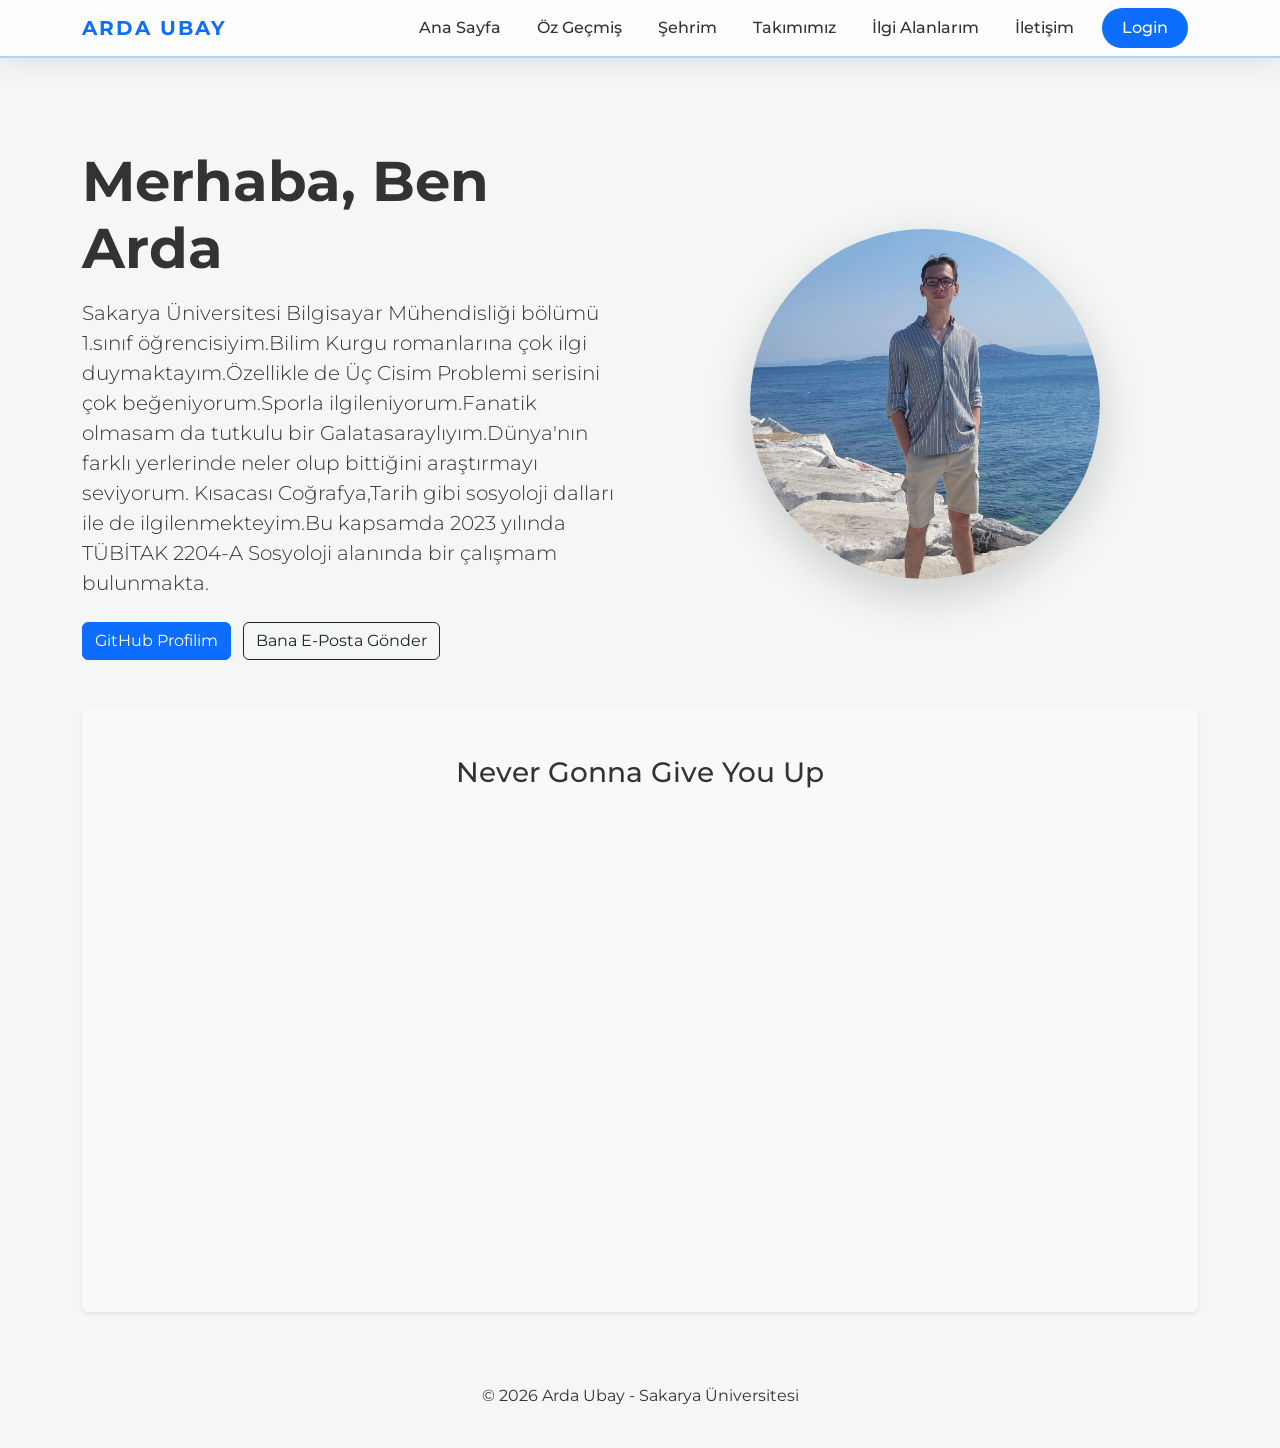
<file: index.html>
<!DOCTYPE html>
<html lang="tr">
<head>
    <meta charset="UTF-8">
    <meta name="viewport" content="width=device-width, initial-scale=1.0">
    <title>Arda Ubay | Web Teknolojileri Projesi</title>
    <link href="https://cdn.jsdelivr.net/npm/bootstrap@5.3.0/dist/css/bootstrap.min.css" rel="stylesheet">
    <link rel="stylesheet" href="style.css">
</head>
<body>

    <nav class="navbar navbar-expand-lg fixed-top custom-navbar">
        <div class="container">
            <a class="navbar-brand fw-bold" href="index.html">ARDA UBAY</a>
            <button class="navbar-toggler" type="button" data-bs-toggle="collapse" data-bs-target="#navbarNav">
                <span class="navbar-toggler-icon"></span>
            </button>
            <div class="collapse navbar-collapse" id="navbarNav">
                <ul class="navbar-nav ms-auto">
                    <li class="nav-item"><a class="nav-link active" href="index.html">Ana Sayfa</a></li>
                    <li class="nav-item"><a class="nav-link" href="ozgecmis.html">Öz Geçmiş</a></li>
                    <li class="nav-item"><a class="nav-link" href="sehrim.html">Şehrim</a></li>
                    <li class="nav-item"><a class="nav-link" href="takimimiz.html">Takımımız</a></li>
                    <li class="nav-item"><a class="nav-link" href="ilgialanlarim.html">İlgi Alanlarım</a></li>
                    <li class="nav-item"><a class="nav-link" href="iletisim.html">İletişim</a></li>
                    <li class="nav-item"><a class="nav-link btn-login" href="login.php">Login</a></li>
                </ul>
            </div>
        </div>
    </nav>

    <main class="container mt-custom">
        <section id="hakkinda" class="py-5">
            <div class="row align-items-center">
                <div class="col-md-6">
                    <h2 class="display-4 fw-bold">Merhaba, Ben Arda</h2>
                    <p class="lead mt-3">
                        Sakarya Üniversitesi Bilgisayar Mühendisliği bölümü 1.sınıf öğrencisiyim.Bilim Kurgu romanlarına çok ilgi duymaktayım.Özellikle de Üç Cisim Problemi serisini çok beğeniyorum.Sporla ilgileniyorum.Fanatik olmasam da tutkulu bir Galatasaraylıyım.Dünya'nın farklı yerlerinde neler olup bittiğini araştırmayı seviyorum. Kısacası Coğrafya,Tarih gibi sosyoloji dalları ile de ilgilenmekteyim.Bu kapsamda 2023 yılında TÜBİTAK 2204-A Sosyoloji alanında bir çalışmam bulunmakta.
                    </p>
                    <div class="mt-4">
                        <a href="https://github.com/ardaubay2-code" target="_blank" class="btn btn-primary me-2">GitHub Profilim</a>
                        <a href="mailto:ardaubay2@gmail.com" class="btn btn-outline-dark">Bana E-Posta Gönder</a>
                    </div>
                </div>
                <div class="col-md-6 text-center">
    
                    <img src="Profil1.jpeg" alt="Arda Ubay" class="rounded-circle shadow-lg profil-foto">
                </div>
            </div>
        </section>

       <section id="video" class="py-5 text-center bg-light rounded shadow-sm">
            <h3>Never Gonna Give You Up</h3>
            <div class="ratio ratio-16x9 mt-4 mx-auto" style="max-width: 800px;">
            <iframe src="https://www.youtube.com/embed/dQw4w9WgXcQ" title="Test Videosu" frameborder="0" allow="accelerometer; autoplay; clipboard-write; encrypted-media; gyroscope; picture-in-picture" allowfullscreen></iframe>
                <!-- Youtube'dan videonun linkini çektim Youtube bana direkt bu kodu verdi -->
            </div>
        </section>

    </main>
    <footer class="text-center py-4 mt-5">
        <p>&copy; 2026 Arda Ubay - Sakarya Üniversitesi</p>
    </footer>

    <script src="https://cdn.jsdelivr.net/npm/bootstrap@5.3.0/dist/js/bootstrap.bundle.min.js"></script>
</body>
</html>
</file>
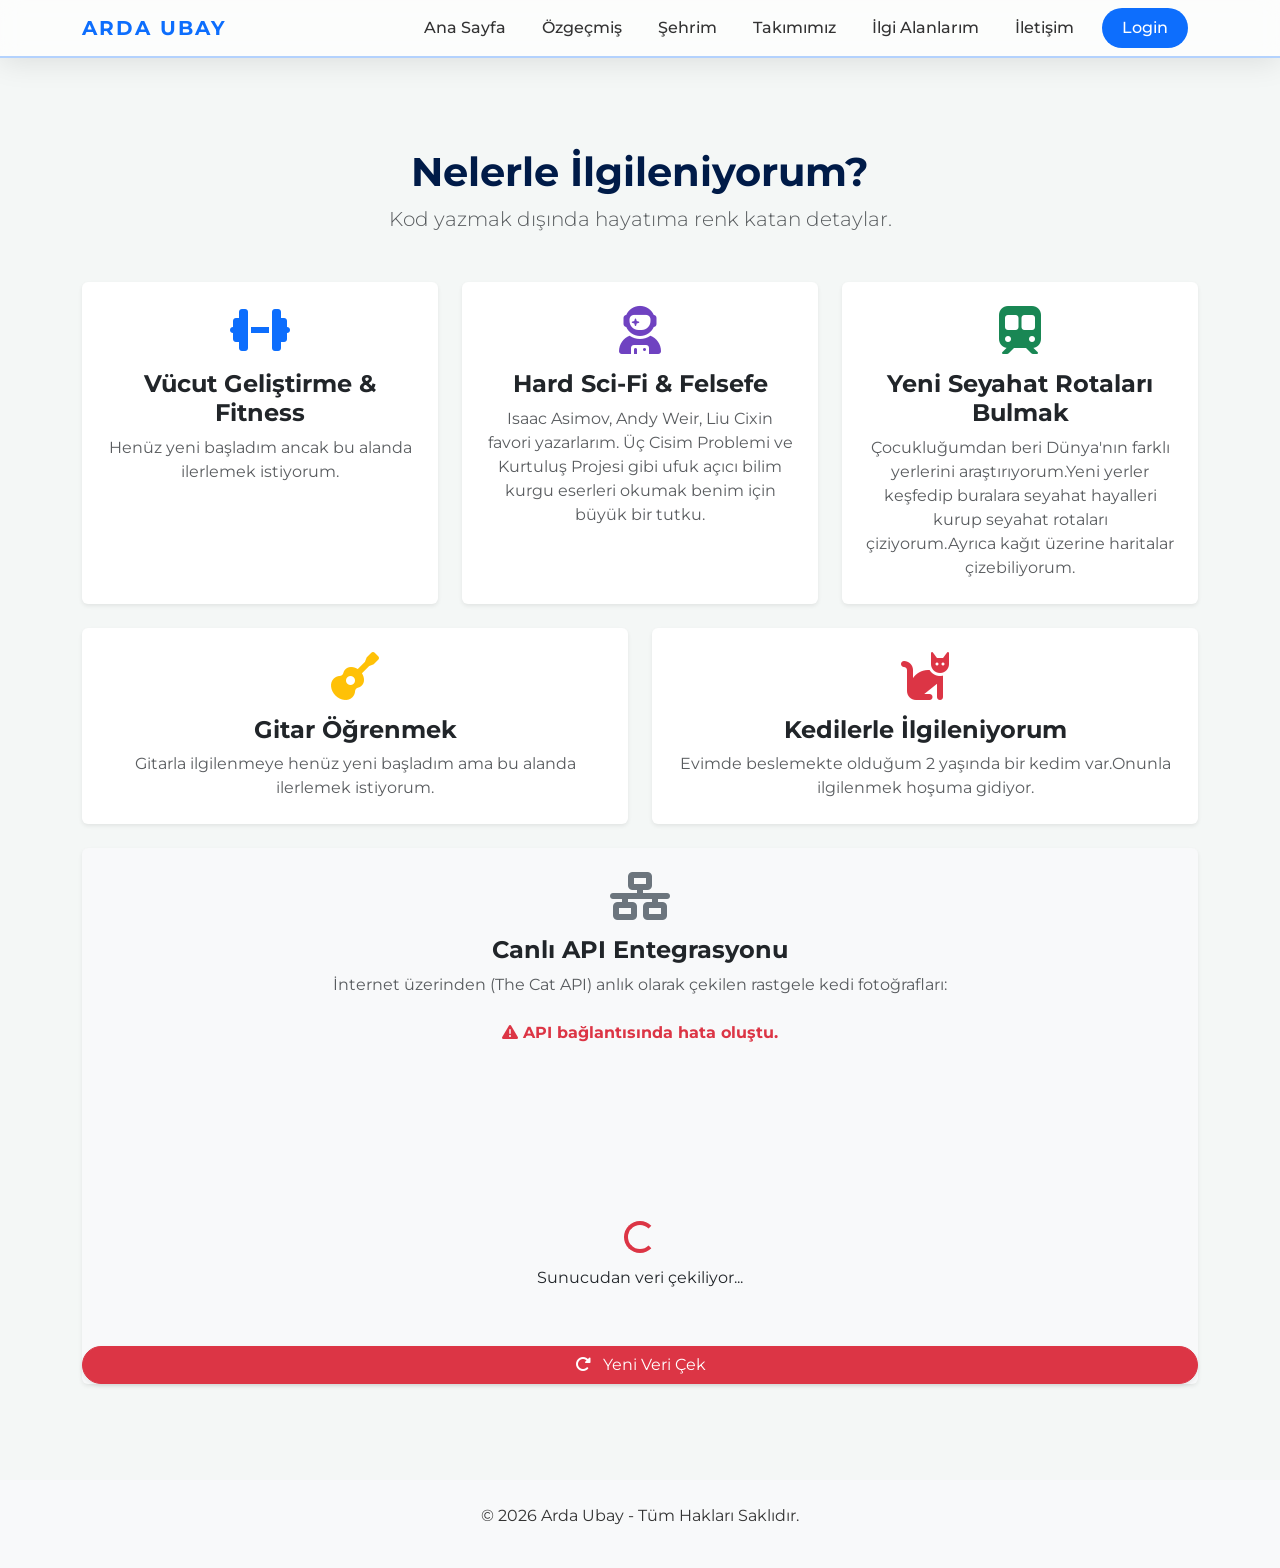
<file: ilgialanlarim.html>
<!DOCTYPE html>
<html lang="tr">
<head>
    <meta charset="UTF-8">
    <meta name="viewport" content="width=device-width, initial-scale=1.0">
    <title>İlgi Alanlarım | Arda Ubay</title>
    <link href="https://cdn.jsdelivr.net/npm/bootstrap@5.3.0/dist/css/bootstrap.min.css" rel="stylesheet">
    <link rel="stylesheet" href="style.css">
    <!-- FontAwesome (İkonlar için) -->
    <link rel="stylesheet" href="https://cdnjs.cloudflare.com/ajax/libs/font-awesome/6.4.0/css/all.min.css">
</head>
<body>

    <!-- Menü -->
    <nav class="navbar navbar-expand-lg fixed-top custom-navbar">
        <div class="container">
            <a class="navbar-brand fw-bold" href="index.html">ARDA UBAY</a>
            <div class="collapse navbar-collapse" id="navbarNav">
                <ul class="navbar-nav ms-auto">
                    <li class="nav-item"><a class="nav-link" href="index.html">Ana Sayfa</a></li>
                    <li class="nav-item"><a class="nav-link" href="ozgecmis.html">Özgeçmiş</a></li>
                    <li class="nav-item"><a class="nav-link" href="sehrim.html">Şehrim</a></li>
                    <li class="nav-item"><a class="nav-link" href="takimimiz.html">Takımımız</a></li>
                    <li class="nav-item"><a class="nav-link active" href="ilgi-alanlarim.html">İlgi Alanlarım</a></li>
                    <li class="nav-item"><a class="nav-link" href="iletisim.html">İletişim</a></li>
                    <li class="nav-item"><a class="nav-link btn-login" href="login.php">Login</a></li>
                </ul>
            </div>
        </div>
    </nav>

    <!-- İçerik Alanı -->
    <main class="container mt-custom py-5">
        <div class="text-center mb-5">
            <h1 class="fw-bold ilgi-baslik">Nelerle İlgileniyorum?</h1>
            <p class="lead text-muted">Kod yazmak dışında hayatıma renk katan detaylar.</p>
        </div>

        <div class="row g-4">
            <!-- Fitness Kartı -->
            <div class="col-md-6 col-lg-4">
                <div class="card h-100 shadow-sm border-0 ilgi-karti">
                    <div class="card-body text-center p-4">
                        <i class="fa-solid fa-dumbbell fa-3x mb-3 text-primary"></i>
                        <h4 class="card-title fw-bold">Vücut Geliştirme & Fitness</h4>
                        <p class="card-text text-muted">Henüz yeni başladım ancak bu alanda ilerlemek istiyorum.</p>
                    </div>
                </div>
            </div>

            <!-- Bilim Kurgu Kartı -->
            <div class="col-md-6 col-lg-4">
                <div class="card h-100 shadow-sm border-0 ilgi-karti">
                    <div class="card-body text-center p-4">
                        <i class="fa-solid fa-user-astronaut fa-3x mb-3 renk-scifi"></i>
                        <h4 class="card-title fw-bold">Hard Sci-Fi & Felsefe</h4>
                        <p class="card-text text-muted">Isaac Asimov, Andy Weir, Liu Cixin favori yazarlarım. Üç Cisim Problemi ve Kurtuluş Projesi gibi ufuk açıcı bilim kurgu eserleri okumak benim için büyük bir tutku.</p>
                    </div>
                </div>
            </div>

            <!-- Tren Kartı -->
            <div class="col-md-6 col-lg-4">
                <div class="card h-100 shadow-sm border-0 ilgi-karti">
                    <div class="card-body text-center p-4">
                        <i class="fa-solid fa-train-subway fa-3x mb-3 text-success"></i>
                        <h4 class="card-title fw-bold">Yeni Seyahat Rotaları Bulmak</h4>
                        <p class="card-text text-muted">Çocukluğumdan beri Dünya'nın farklı yerlerini araştırıyorum.Yeni yerler keşfedip buralara seyahat hayalleri kurup seyahat rotaları çiziyorum.Ayrıca kağıt üzerine haritalar çizebiliyorum.</p>
                    </div>
                </div>
            </div>

            <!-- Gitar Kartı -->
            <div class="col-md-6 col-lg-6">
                <div class="card h-100 shadow-sm border-0 ilgi-karti">
                    <div class="card-body text-center p-4">
                        <i class="fa-solid fa-guitar fa-3x mb-3 text-warning"></i>
                        <h4 class="card-title fw-bold">Gitar Öğrenmek</h4>
                        <p class="card-text text-muted">Gitarla ilgilenmeye henüz yeni başladım ama bu alanda ilerlemek istiyorum.</p>
                    </div>
                </div>
            </div>

            <!-- Kedi Kartı -->
            <div class="col-md-6 col-lg-6">
                <div class="card h-100 shadow-sm border-0 ilgi-karti">
                    <div class="card-body text-center p-4">
                        <i class="fa-solid fa-cat fa-3x mb-3 text-danger"></i>
                        <h4 class="card-title fw-bold">Kedilerle İlgileniyorum</h4>
                        <p class="card-text text-muted">Evimde beslemekte olduğum 2 yaşında bir kedim var.Onunla ilgilenmek hoşuma gidiyor.</p>
                    </div>
                </div>
            </div>

            
            <div class="col-md-12">
                <div class="card shadow-sm border-0 ilgi-karti bg-light">
                    <div class="card-body text-center p-4">
                        <i class="fa-solid fa-network-wired fa-3x mb-3 text-secondary"></i>
                        <h4 class="card-title fw-bold">Canlı API Entegrasyonu</h4>
                        <p class="card-text text-muted">İnternet üzerinden (The Cat API) anlık olarak çekilen rastgele kedi fotoğrafları:</p>
                        
                        
                        <div id="kedi-api-kutu" class="mt-4 api-kutu"></div>
                            <div class="spinner-border text-danger" role="status">
                                <span class="visually-hidden">Yükleniyor...</span>
                            </div>
                            <p class="mt-2">Sunucudan veri çekiliyor...</p>
                        </div>
                        
                        <!-- Yenileme butonu -->
                        <button class="btn btn-danger mt-3 px-4 rounded-pill shadow-sm" onclick="kediGetir()">
                            <i class="fa-solid fa-rotate-right me-2"></i> Yeni Veri Çek
                        </button>
                    </div>
                </div>
            </div>

        </div>
    </main>

    <footer class="text-center py-4 mt-5 bg-light">
        <p>&copy; 2026 Arda Ubay - Tüm Hakları Saklıdır.</p>
    </footer>

    <!-- Bootstrap JS -->
    <script src="https://cdn.jsdelivr.net/npm/bootstrap@5.3.0/dist/js/bootstrap.bundle.min.js"></script>

    <!-- API'den Veri Çekme İşlemleri (Fetch) -->
    <script>
        function kediGetir() {
            const kutu = document.getElementById('kedi-api-kutu');
            kutu.innerHTML = '<div class="spinner-border text-danger" role="status"></div><p class="mt-2">Yeni veri çekiliyor...</p>';

            fetch('https://api.thecatapi.com/v1/images/search')
                .then(response => response.json())
                .then(data => {
                    const imageUrl = data[0].url;
                    kutu.innerHTML = `<img src="${imageUrl}" alt="Rastgele Kedi (API)" class="img-fluid rounded shadow border api-kedi-foto">`;
                })
                .catch(error => {
                    kutu.innerHTML = '<p class="text-danger fw-bold"><i class="fa-solid fa-triangle-exclamation"></i> API bağlantısında hata oluştu.</p>';
                });
        }

        document.addEventListener("DOMContentLoaded", function() {
            kediGetir();
        });
    </script>
</body>
</html>
</file>
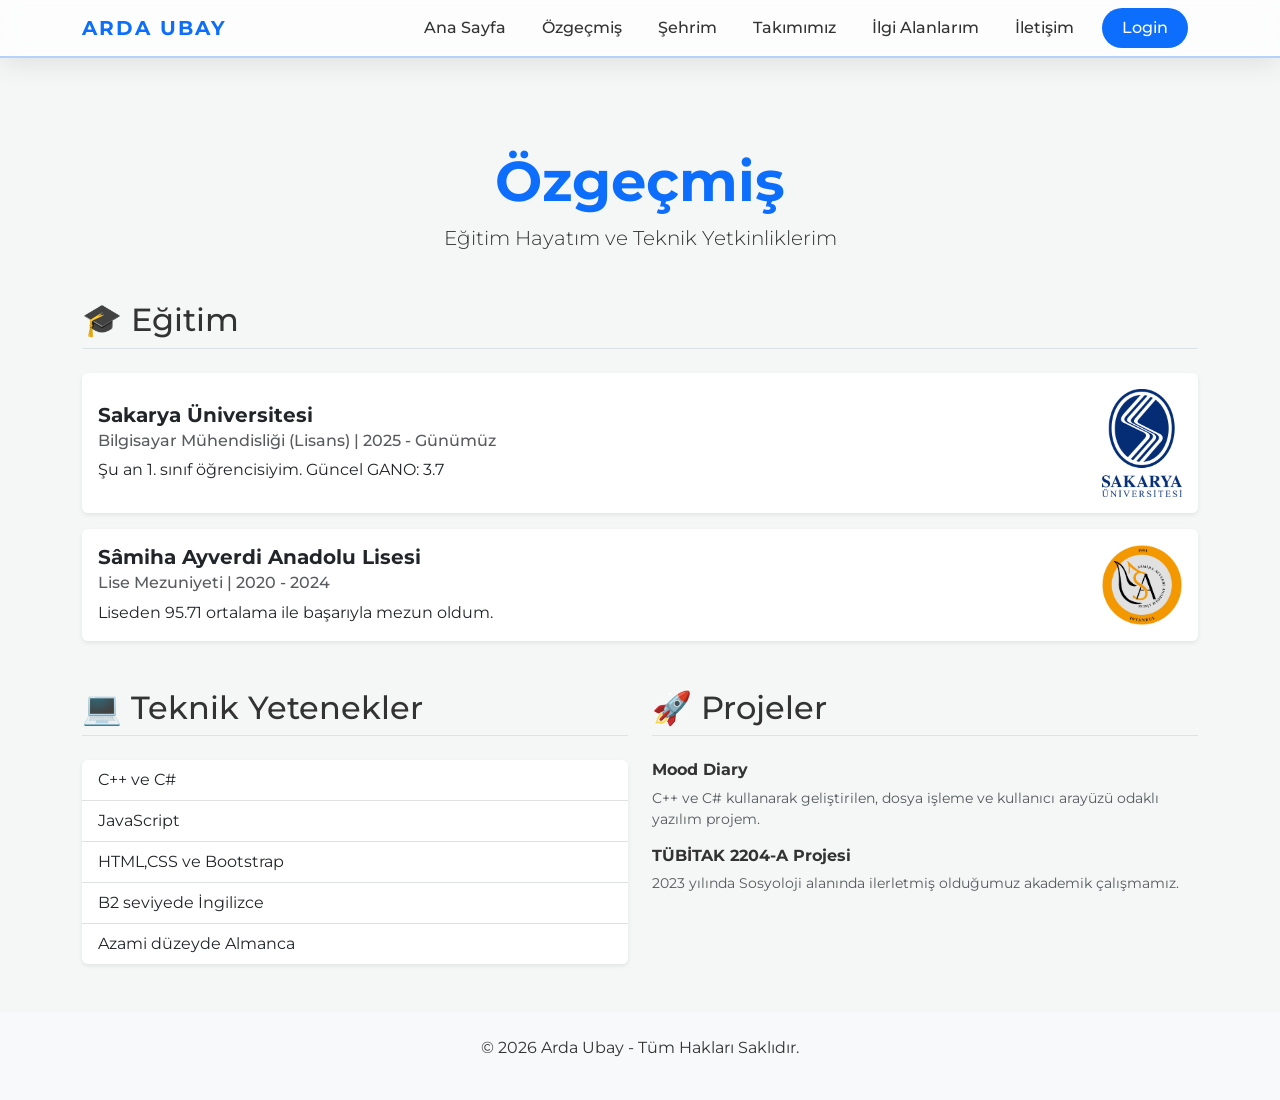
<file: ozgecmis.html>
<!DOCTYPE html>
<html lang="tr">
<head>
    <meta charset="UTF-8">
    <meta name="viewport" content="width=device-width, initial-scale=1.0">
    <title>Özgeçmiş | Arda Ubay</title>
    <link href="https://cdn.jsdelivr.net/npm/bootstrap@5.3.0/dist/css/bootstrap.min.css" rel="stylesheet">
    <link rel="stylesheet" href="style.css">
</head>
<body>

    <nav class="navbar navbar-expand-lg fixed-top custom-navbar">
        <div class="container">
            <a class="navbar-brand fw-bold" href="index.html">ARDA UBAY</a>
            <div class="collapse navbar-collapse" id="navbarNav">
                <ul class="navbar-nav ms-auto">
                    <li class="nav-item"><a class="nav-link" href="index.html">Ana Sayfa</a></li>
                    <li class="nav-item"><a class="nav-link active" href="ozgecmis.html">Özgeçmiş</a></li>
                    <li class="nav-item"><a class="nav-link" href="sehrim.html">Şehrim</a></li>
                    <li class="nav-item"><a class="nav-link" href="takimimiz.html">Takımımız</a></li>
                    <li class="nav-item"><a class="nav-link" href="ilgi-alanlarim.html">İlgi Alanlarım</a></li>
                    <li class="nav-item"><a class="nav-link" href="iletisim.html">İletişim</a></li>
                    <li class="nav-item"><a class="nav-link btn-login" href="login.php">Login</a></li>
                </ul>
            </div>
        </div>
    </nav>

    <main class="container mt-custom py-5">
        <header class="text-center mb-5">
            <h1 class="display-4 fw-bold text-primary">Özgeçmiş</h1>
            <p class="lead">Eğitim Hayatım ve Teknik Yetkinliklerim</p>
        </header>

        <section id="egitim" class="mb-5">
            <h2 class="border-bottom pb-2 mb-4">🎓 Eğitim</h2>
            
            <article class="card shadow-sm mb-3 border-0">
                <div class="card-body d-flex justify-content-between align-items-center">
                    <div>
                        <h5 class="card-title fw-bold">Sakarya Üniversitesi</h5>
                        <h6 class="card-subtitle mb-2 text-muted">Bilgisayar Mühendisliği (Lisans) | 2025 - Günümüz</h6>
                        <p class="card-text mb-0">Şu an 1. sınıf öğrencisiyim. Güncel GANO: 3.7</p>
                    </div>
                    <div class="ms-4 text-end">
                       <img src="saulogo.png" alt="Sakarya Üniversitesi Logosu" class="okul-logo">
                    </div>
                </div>
            </article>

            <article class="card shadow-sm mb-3 border-0">
                <div class="card-body d-flex justify-content-between align-items-center">
                    <div>
                        <h5 class="card-title fw-bold">Sâmiha Ayverdi Anadolu Lisesi</h5>
                        <h6 class="card-subtitle mb-2 text-muted">Lise Mezuniyeti | 2020 - 2024</h6>
                        <p class="card-text mb-0">Liseden 95.71 ortalama ile başarıyla mezun oldum.</p>
                    </div>
                    <div class="ms-4 text-end">
                        <img src="saallogo.jpg" alt="Sâmiha Ayverdi Anadolu Lisesi Logosu" class="okul-logo">
                    </div>
                </div>
            </article>
        </section>

        <section id="yetenekler">
            <div class="row">
                <div class="col-md-6">
                    <h2 class="border-bottom pb-2 mb-4">💻 Teknik Yetenekler</h2>
                    <ul class="list-group list-group-flush shadow-sm rounded">
                        <li class="list-group-item">C++ ve C#</li>
                        <li class="list-group-item">JavaScript</li>
                        <li class="list-group-item">HTML,CSS ve Bootstrap</li>
                        <li class="list-group-item">B2 seviyede İngilizce</li>
                        <li class="list-group-item">Azami düzeyde Almanca</li>
                    </ul>
                </div>
                <div class="col-md-6">
                    <h2 class="border-bottom pb-2 mb-4">🚀 Projeler</h2>
                    <article class="mb-3">
                        <h6 class="fw-bold">Mood Diary</h6>
                        <p class="small text-muted">C++ ve C# kullanarak geliştirilen, dosya işleme ve kullanıcı arayüzü odaklı yazılım projem.</p>
                    </article>
                    <article>
                        <h6 class="fw-bold">TÜBİTAK 2204-A Projesi</h6>
                        <p class="small text-muted">2023 yılında Sosyoloji alanında ilerletmiş olduğumuz akademik çalışmamız.</p>
                    </article>
                </div>
            </div>
        </section>
    </main>

    <footer class="text-center py-4 bg-light">
        <p>&copy; 2026 Arda Ubay - Tüm Hakları Saklıdır.</p>
    </footer>

    <script src="https://cdn.jsdelivr.net/npm/bootstrap@5.3.0/dist/js/bootstrap.bundle.min.js"></script>
</body>
</html>
</file>
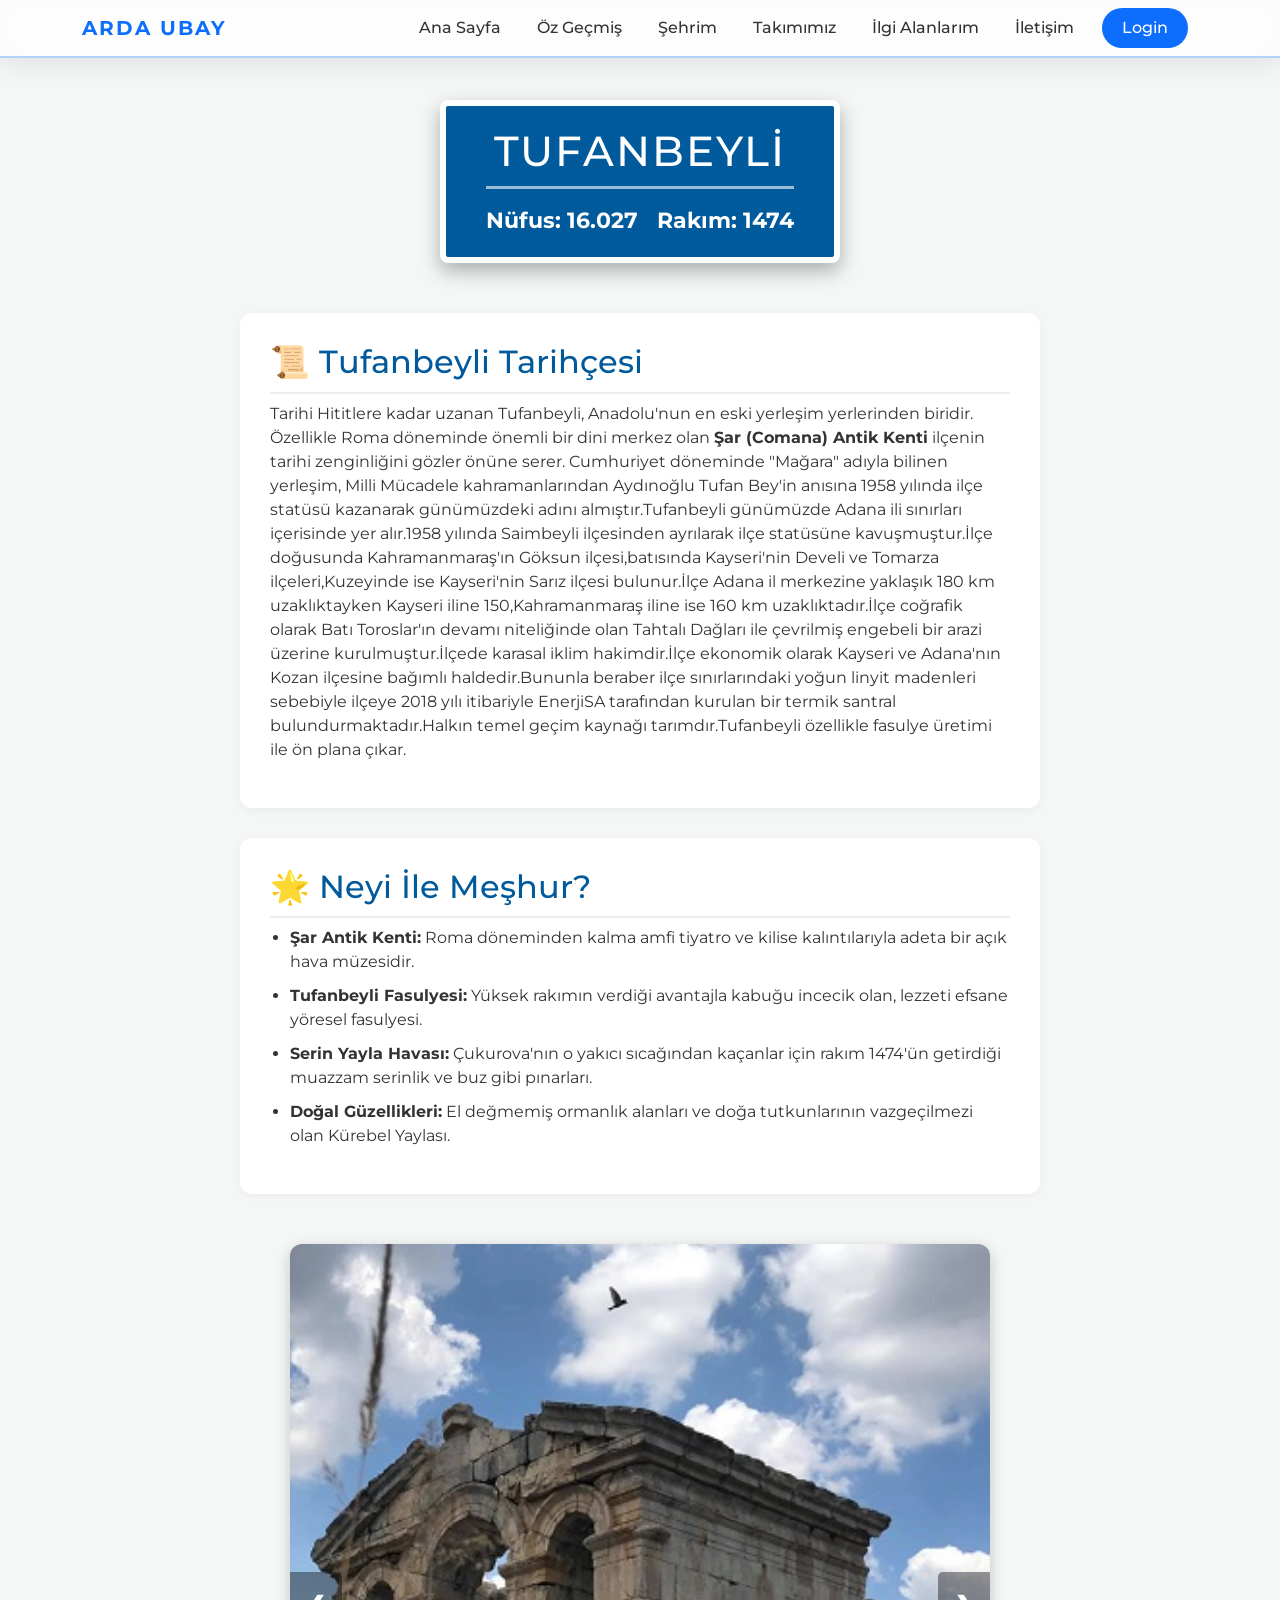
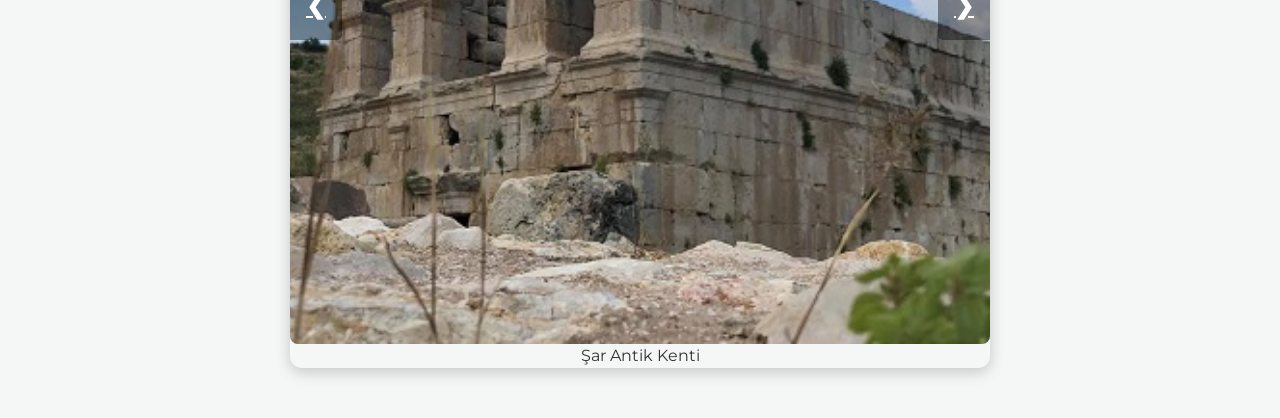
<file: sehrim.html>
<!DOCTYPE html>
<html lang="tr">
<head>
  <meta charset="UTF-8">
  <title>Şehrim | Arda Ubay</title>
  
  <link href="https://cdn.jsdelivr.net/npm/bootstrap@5.3.0/dist/css/bootstrap.min.css" rel="stylesheet">
  
  <link rel="stylesheet" href="style.css">
</head>
<body>
    
    <nav class="navbar navbar-expand-lg fixed-top custom-navbar">
        <div class="container">
            <a class="navbar-brand fw-bold" href="index.html">ARDA UBAY</a>
            <button class="navbar-toggler" type="button" data-bs-toggle="collapse" data-bs-target="#navbarNav">
                <span class="navbar-toggler-icon"></span>
            </button>
            <div class="collapse navbar-collapse" id="navbarNav">
                <ul class="navbar-nav ms-auto">
                    <li class="nav-item"><a class="nav-link active" href="index.html">Ana Sayfa</a></li>
                    <li class="nav-item"><a class="nav-link" href="ozgecmis.html">Öz Geçmiş</a></li>
                    <li class="nav-item"><a class="nav-link" href="sehrim.html">Şehrim</a></li>
                    <li class="nav-item"><a class="nav-link" href="takimimiz.html">Takımımız</a></li>
                    <li class="nav-item"><a class="nav-link" href="ilgialanlarim.html">İlgi Alanlarım</a></li>
                    <li class="nav-item"><a class="nav-link" href="iletisim.html">İletişim</a></li>
                    <li class="nav-item"><a class="nav-link btn-login" href="login.php">Login</a></li>
                </ul>
            </div>
        </div>
    </nav>

  <main class="mt-custom">
    
    <header class="tabela-container">
      <div class="sehir-tabelasi">
        <h1>Tufanbeyli</h1>
        <div class="tabela-alt-bilgi">
          <span>Nüfus: 16.027</span>
          <span>Rakım: 1474</span>
        </div>
      </div>
    </header>

    <section id="tarihce" class="icerik-bolumu">
      <h2>📜 Tufanbeyli Tarihçesi</h2>
      <p>
        Tarihi Hititlere kadar uzanan Tufanbeyli, Anadolu'nun en eski yerleşim yerlerinden biridir. Özellikle Roma döneminde önemli bir dini merkez olan <strong>Şar (Comana) Antik Kenti</strong> ilçenin tarihi zenginliğini gözler önüne serer. Cumhuriyet döneminde "Mağara" adıyla bilinen yerleşim, Milli Mücadele kahramanlarından Aydınoğlu Tufan Bey'in anısına 1958 yılında ilçe statüsü kazanarak günümüzdeki adını almıştır.Tufanbeyli günümüzde Adana ili sınırları içerisinde yer alır.1958 yılında Saimbeyli ilçesinden ayrılarak ilçe statüsüne kavuşmuştur.İlçe doğusunda Kahramanmaraş'ın Göksun ilçesi,batısında Kayseri'nin Develi ve Tomarza ilçeleri,Kuzeyinde ise Kayseri'nin Sarız ilçesi bulunur.İlçe Adana il merkezine yaklaşık 180 km uzaklıktayken Kayseri iline 150,Kahramanmaraş iline ise 160 km uzaklıktadır.İlçe coğrafik olarak Batı Toroslar'ın devamı niteliğinde olan Tahtalı Dağları ile çevrilmiş engebeli bir arazi üzerine kurulmuştur.İlçede karasal iklim hakimdir.İlçe ekonomik olarak Kayseri ve Adana'nın Kozan ilçesine bağımlı haldedir.Bununla beraber ilçe sınırlarındaki yoğun linyit madenleri sebebiyle ilçeye 2018 yılı itibariyle EnerjiSA tarafından kurulan bir termik santral bulundurmaktadır.Halkın temel geçim kaynağı tarımdır.Tufanbeyli özellikle fasulye üretimi ile ön plana çıkar.
      </p>
    </section>

    <section id="meshur" class="icerik-bolumu">
      <h2>🌟 Neyi İle Meşhur?</h2>
      <ul>
        <li><strong>Şar Antik Kenti:</strong> Roma döneminden kalma amfi tiyatro ve kilise kalıntılarıyla adeta bir açık hava müzesidir.</li>
        <li><strong>Tufanbeyli Fasulyesi:</strong> Yüksek rakımın verdiği avantajla kabuğu incecik olan, lezzeti efsane yöresel fasulyesi.</li>
        <li><strong>Serin Yayla Havası:</strong> Çukurova'nın o yakıcı sıcağından kaçanlar için rakım 1474'ün getirdiği muazzam serinlik ve buz gibi pınarları.</li>
        <li><strong>Doğal Güzellikleri:</strong> El değmemiş ormanlık alanları ve doğa tutkunlarının vazgeçilmezi olan Kürebel Yaylası.</li>
      </ul>
    </section>

   <div id="sehrim-slider">
    <div class="slider-container">
        
        <div class="slide slider-fade active">
            <a href="https://tr.wikipedia.org/wiki/Tufanbeyli" target="_blank">
                <img src="sarantikkenti.jpg" alt="Şar Antik Kenti">
            </a>
            <div class="slide-text">Şar Antik Kenti</div>
        </div>

        <div class="slide slider-fade">
            <a href="https://www.tufanbeyli.bel.tr/" target="_blank">
                <img src="Kurebeliyaylasi.jpg" alt="Kürebeli Yaylası">
            </a>
            <div class="slide-text">Kürebeli Yaylası</div>
        </div>

        <div class="slide slider-fade">
            <a href="https://tr.wikipedia.org/wiki/Adana" target="_blank">
                <img src="newtufanbeyli.jpg" alt="Tufanbeyli">
            </a>
            <div class="slide-text">Tufanbeyli İlçe Merkezi</div>
        </div>

        <div class="slide slider-fade">
            <a href="https://www.adana.bel.tr/" target="_blank">
                <img src="Tufanbeylilocation.png" alt="Tufanbeyli'nin Adana üzerindeki konumu">
            </a>
            <div class="slide-text">Tufanbeyli'nin Adana üzerindeki konumu</div>
        </div>

        <a class="prev" onclick="changeSlide(-1)" style="cursor: pointer; z-index: 1000; position: absolute;">&#10094;</a>
        <a class="next" onclick="changeSlide(1)" style="cursor: pointer; z-index: 1000; position: absolute;">&#10095;</a>
    </div>
</div>
  </main>

  <script src="https://cdn.jsdelivr.net/npm/bootstrap@5.3.0/dist/js/bootstrap.bundle.min.js"></script>
  
  <script src="sehrim.js"></script>
</body>
</html>
</file>
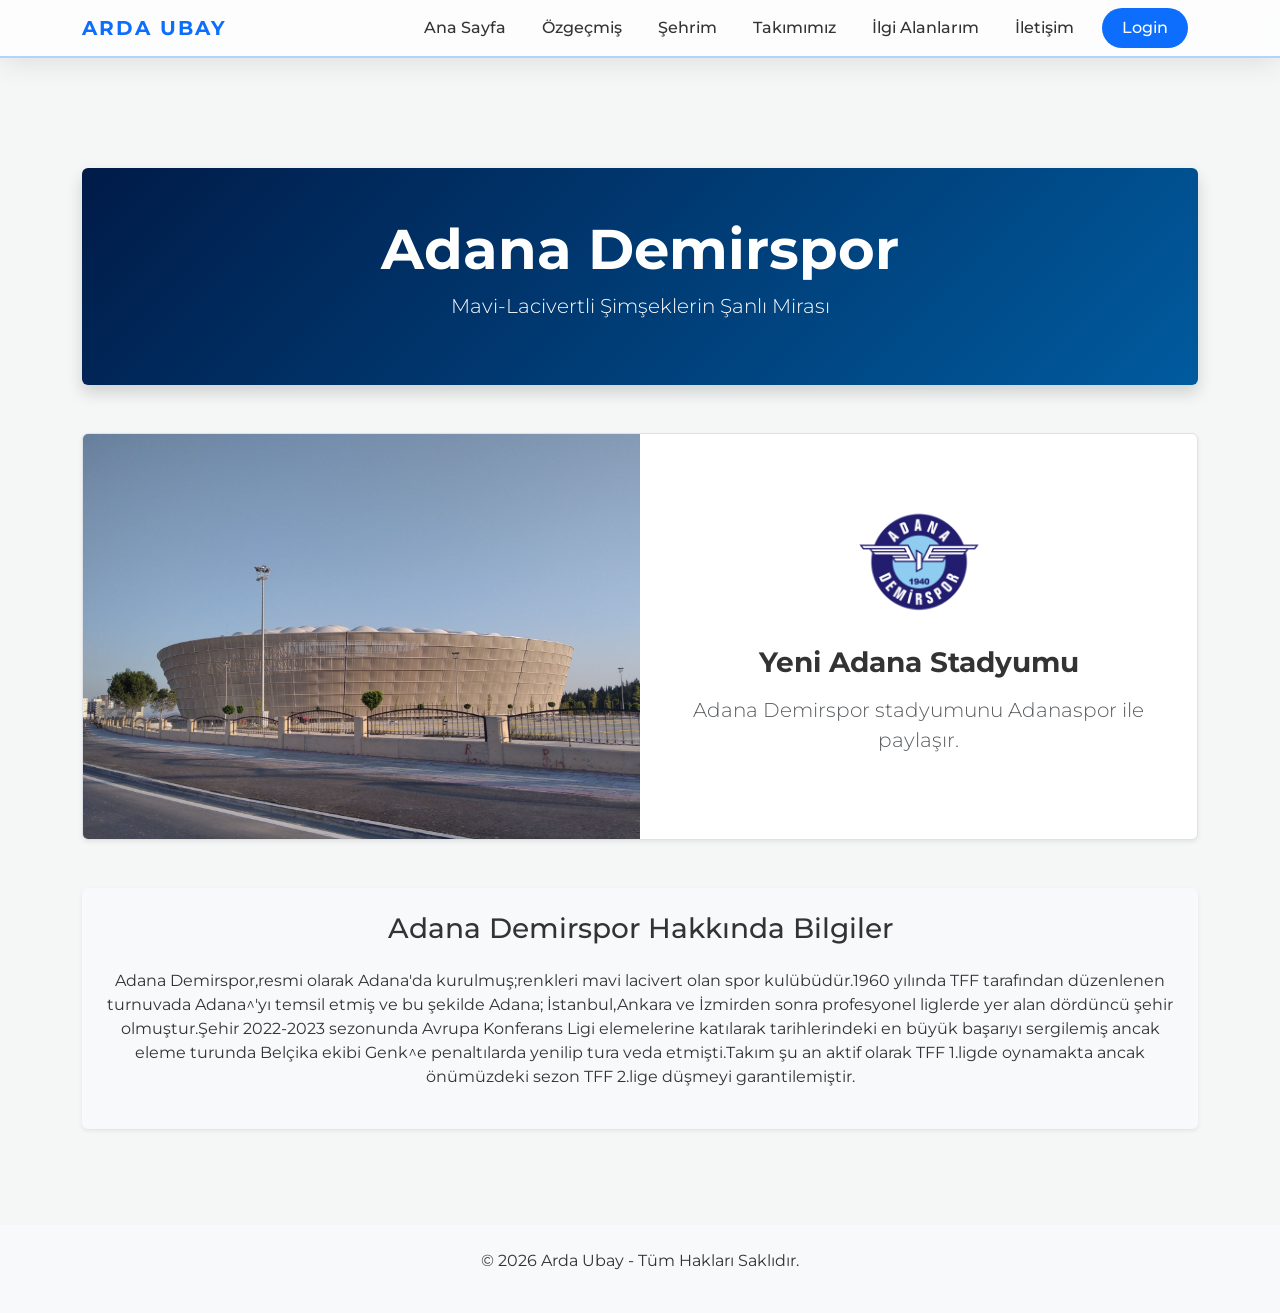
<file: takimimiz.html>
<!DOCTYPE html>
<html lang="tr">
<head>
    <meta charset="UTF-8">
    <meta name="viewport" content="width=device-width, initial-scale=1.0">
    <title>Takımımız | Arda Ubay</title>
    <link href="https://cdn.jsdelivr.net/npm/bootstrap@5.3.0/dist/css/bootstrap.min.css" rel="stylesheet">
    <link rel="stylesheet" href="style.css">
</head>
<body>

    
    <nav class="navbar navbar-expand-lg fixed-top custom-navbar">
        <div class="container">
            <a class="navbar-brand fw-bold" href="index.html">ARDA UBAY</a>
            <div class="collapse navbar-collapse" id="navbarNav">
                <ul class="navbar-nav ms-auto">
                    <li class="nav-item"><a class="nav-link" href="index.html">Ana Sayfa</a></li>
                    <li class="nav-item"><a class="nav-link" href="ozgecmis.html">Özgeçmiş</a></li>
                    <li class="nav-item"><a class="nav-link" href="sehrim.html">Şehrim</a></li>
                    <li class="nav-item"><a class="nav-link active" href="takimimiz.html">Takımımız</a></li>
                    <li class="nav-item"><a class="nav-link" href="ilgialanlarim.html">İlgi Alanlarım</a></li>
                    <li class="nav-item"><a class="nav-link" href="iletisim.html">İletişim</a></li>
                    <li class="nav-item"><a class="nav-link btn-login" href="login.php">Login</a></li>
                </ul>
            </div>
        </div>
    </nav>

    <main class="container mt-custom py-5">
        <!-- Demirspor Özel Başlık Alanı -->
        <header class="demirspor-hero text-white text-center py-5 mb-5 rounded shadow">
            <h1 class="display-4 fw-bold">Adana Demirspor</h1>
            <p class="lead">Mavi-Lacivertli Şimşeklerin Şanlı Mirası</p>
        </header>

      <!-- Stadyum / Atmosfer -->
        <section class="bg-white rounded shadow-sm overflow-hidden mb-5 border">
            <div class="row g-0 align-items-center">
                <!-- Sol Taraf: Stadyum Fotoğrafı -->
                <div class="col-md-6">
                    <img src="adanastadium.jpg" alt="Yeni Adana Stadyumu" class="img-fluid w-100 stadyum-foto">
                </div>
                
                <!-- Sağ Taraf: Metin ve Logo -->
                <div class="col-md-6 p-5 text-center">
                    
                    <img src="Adanademirspor.png" alt="Adana Demirspor Logosu" width="120" class="mb-4">
                    <h3 class="fw-bold mb-3 takim-baslik">Yeni Adana Stadyumu</h3>
                    <p class="lead text-muted">Adana Demirspor stadyumunu Adanaspor ile paylaşır.</p>
                </div>
            </div>
        </section>
        <!-- Stadyum / Atmosfer -->
        <section class="bg-light p-4 rounded shadow-sm">
            <h3 class="text-center mb-4">Adana Demirspor Hakkında Bilgiler</h3>
            <div class="row">
                <div class="col-12">
                    <p class="text-center">Adana Demirspor,resmi olarak Adana'da kurulmuş;renkleri mavi lacivert olan spor kulübüdür.1960 yılında TFF tarafından düzenlenen turnuvada Adana^'yı temsil etmiş ve bu şekilde Adana; İstanbul,Ankara ve İzmirden sonra profesyonel liglerde yer alan dördüncü şehir olmuştur.Şehir 2022-2023 sezonunda Avrupa Konferans Ligi elemelerine katılarak tarihlerindeki en büyük başarıyı sergilemiş ancak eleme turunda Belçika ekibi Genk^e penaltılarda yenilip tura veda etmişti.Takım şu an aktif olarak TFF 1.ligde oynamakta ancak önümüzdeki sezon TFF 2.lige düşmeyi garantilemiştir.</p>
                </div>
            </div>
        </section>

    </main>

    <footer class="text-center py-4 mt-5 bg-light">
        <p>&copy; 2026 Arda Ubay - Tüm Hakları Saklıdır.</p>
    </footer>

    <script src="https://cdn.jsdelivr.net/npm/bootstrap@5.3.0/dist/js/bootstrap.bundle.min.js"></script>
</body>
</html>
</file>
<file: style.css>
@import url('https://fonts.googleapis.com/css2?family=Montserrat:wght@300;400;700&display=swap');

body {
    font-family: 'Montserrat', sans-serif;
    background-color: #f4f7f6;
    color: #333;
}

/* Sayfa içeriğinin menünün altında kalmaması için padding */
.mt-custom {
    margin-top: 100px;
}

/* Glassmorphism Navbar */
.custom-navbar {
    background: rgba(255, 255, 255, 0.7); /* Şeffaf beyaz */
    backdrop-filter: blur(10px); /* Arkadaki içeriği bulanıklaştırır */
    -webkit-backdrop-filter: blur(10px);
    border-bottom: 2px solid rgba(13, 110, 253, 0.3); /* Galatasaray kırmızısı hafif dokunuş */
    box-shadow: 0 4px 30px rgba(0, 0, 0, 0.1);
    transition: all 0.3s ease;
}

.navbar-brand {
    color: #0d6efd !important; /* Okyanus Mavisi */
    letter-spacing: 2px;
}

.nav-link {
    color: #333 !important;
    font-weight: 500;
    margin: 0 10px;
    position: relative;
}

/* Linklerin altına şık bir çizgi efekti */
.nav-link::after {
    content: '';
    position: absolute;
    width: 0;
    height: 2px;
    background: #0d6efd;
    bottom: 0;
    left: 0;
    transition: 0.3s;
}

.nav-link:hover::after {
    width: 100%;
}

.btn-login {
    background-color: #0d6efd;
    color: white !important;
    border-radius: 20px;
    padding: 8px 20px !important;
}

.btn-login:hover {
    background-color: #0b5ed7;
    transform: scale(1.05);
}


/* --- 1. TABELA TASARIMI --- */
.tabela-container {
  display: flex;
  justify-content: center;
  margin-top: 20px;
  margin-bottom: 50px;
}

.sehir-tabelasi {
  background-color: #005A9C;
  color: #FFFFFF;
  border: 6px solid #FFFFFF;
  border-radius: 8px;
  padding: 20px 40px;
  text-align: center;
  box-shadow: 0px 8px 20px rgba(0,0,0,0.3);
  width: 100%;
  max-width: 400px;
}

.sehir-tabelasi h1 {
  font-size: 42px;
  margin: 0 0 15px 0;
  letter-spacing: 2px;
  text-transform: uppercase;
  border-bottom: 3px solid rgba(255, 255, 255, 0.6);
  padding-bottom: 10px;
}

.tabela-alt-bilgi {
  display: flex;
  justify-content: space-between;
  font-size: 22px;
  font-weight: bold;
}

/* --- 2. İÇERİK KARTLARI --- */
.icerik-bolumu {
  background: white;
  padding: 30px;
  border-radius: 12px;
  box-shadow: 0 2px 10px rgba(0,0,0,0.05);
  margin-bottom: 30px;
  max-width: 800px;
  margin-left: auto;
  margin-right: auto;
}

.icerik-bolumu h2 {
  color: #005A9C;
  border-bottom: 2px solid #eee;
  padding-bottom: 10px;
  margin-top: 0;
}

.icerik-bolumu ul {
  padding-left: 20px;
}

.icerik-bolumu li {
  margin-bottom: 10px;
}

/* --- 3. SLIDER TASARIMI --- */
#sehrim-slider {
  text-align: center;
  margin: 50px auto;
  max-width: 800px;
}

.slider-container {
  position: relative;
  overflow: hidden;
  border-radius: 12px;
  box-shadow: 0 4px 15px rgba(0,0,0,0.2);
}

.slide { display: none; }
.slide.active { display: block; }

.slide img {
  width: 100%;
  height: 450px;
  object-fit: cover;
}

.prev, .next {
  cursor: pointer;
  position: absolute;
  top: 50%;
  transform: translateY(-50%);
  padding: 16px;
  color: white;
  font-weight: bold;
  font-size: 24px;
  transition: 0.4s;
  background-color: rgba(0,0,0,0.4);
  user-select: none;
}

.prev { left: 0; border-radius: 0 5px 5px 0; }
.next { right: 0; border-radius: 5px 0 0 5px; }
.prev:hover, .next:hover { background-color: rgba(0,0,0,0.9); }

.slider-fade { animation: fadeAnim 1s; }
@keyframes fadeAnim { from {opacity: 0.5} to {opacity: 1} }

/* Slider kutusunun maksimum genişliğini kısıtlıyoruz ki devasa olmasın */
#sehrim-slider {
  text-align: center;
  margin: 50px auto; 
  max-width: 700px; /* 800px büyük geldiyse burayı 600px veya 700px yapabilirsin */
}


.slide img {
  width: 100%; /* "İçinde bulunduğun kutunun genişliğini geçme" diyoruz */
  height: 700px; /* Yüksekliği 450'den 350'ye çektim, gözüne hala büyük gelirse 300px yap */
  object-fit: cover; 
  border-radius: 8px; 
}

/* Adana Demirspor Özel Tasarımı */
.demirspor-hero {
    background: linear-gradient(135deg, #001B48 0%, #005B9F 100%); /* Lacivertten Maviye geçiş */
    border-radius: 15px;
    box-shadow: 0 10px 20px rgba(0, 0, 0, 0.2);
    margin-top: 20px;
}

/* Ana Sayfa - Profil Fotoğrafı */
.profil-foto {
    width: 350px;
    height: 350px;
    object-fit: cover;
}

/* Ana Sayfa - Video Konteyner */
.video-kutu {
    width: 100%;      
    max-width: 800px;
    margin: 0 auto;   
}

/* --- İLGİ ALANLARIM SAYFASI --- */

/* Ana Başlık Rengi */
.ilgi-baslik {
    color: #001B48;
}

/* Bilim Kurgu İkon Rengi */
.renk-scifi {
    color: #6f42c1;
}

/* API Veri Kutusu Minimum Yükseklik */
.api-kutu {
    min-height: 200px;
}

/* API'den Gelen Kedi Fotoğrafı */
.api-kedi-foto {
    max-height: 400px;
    width: auto;
    object-fit: cover;
}

/* Özgeçmiş Sayfası - Okul Logoları */
.okul-logo {
    width: 80px;
    height: auto;
}s
</file>
